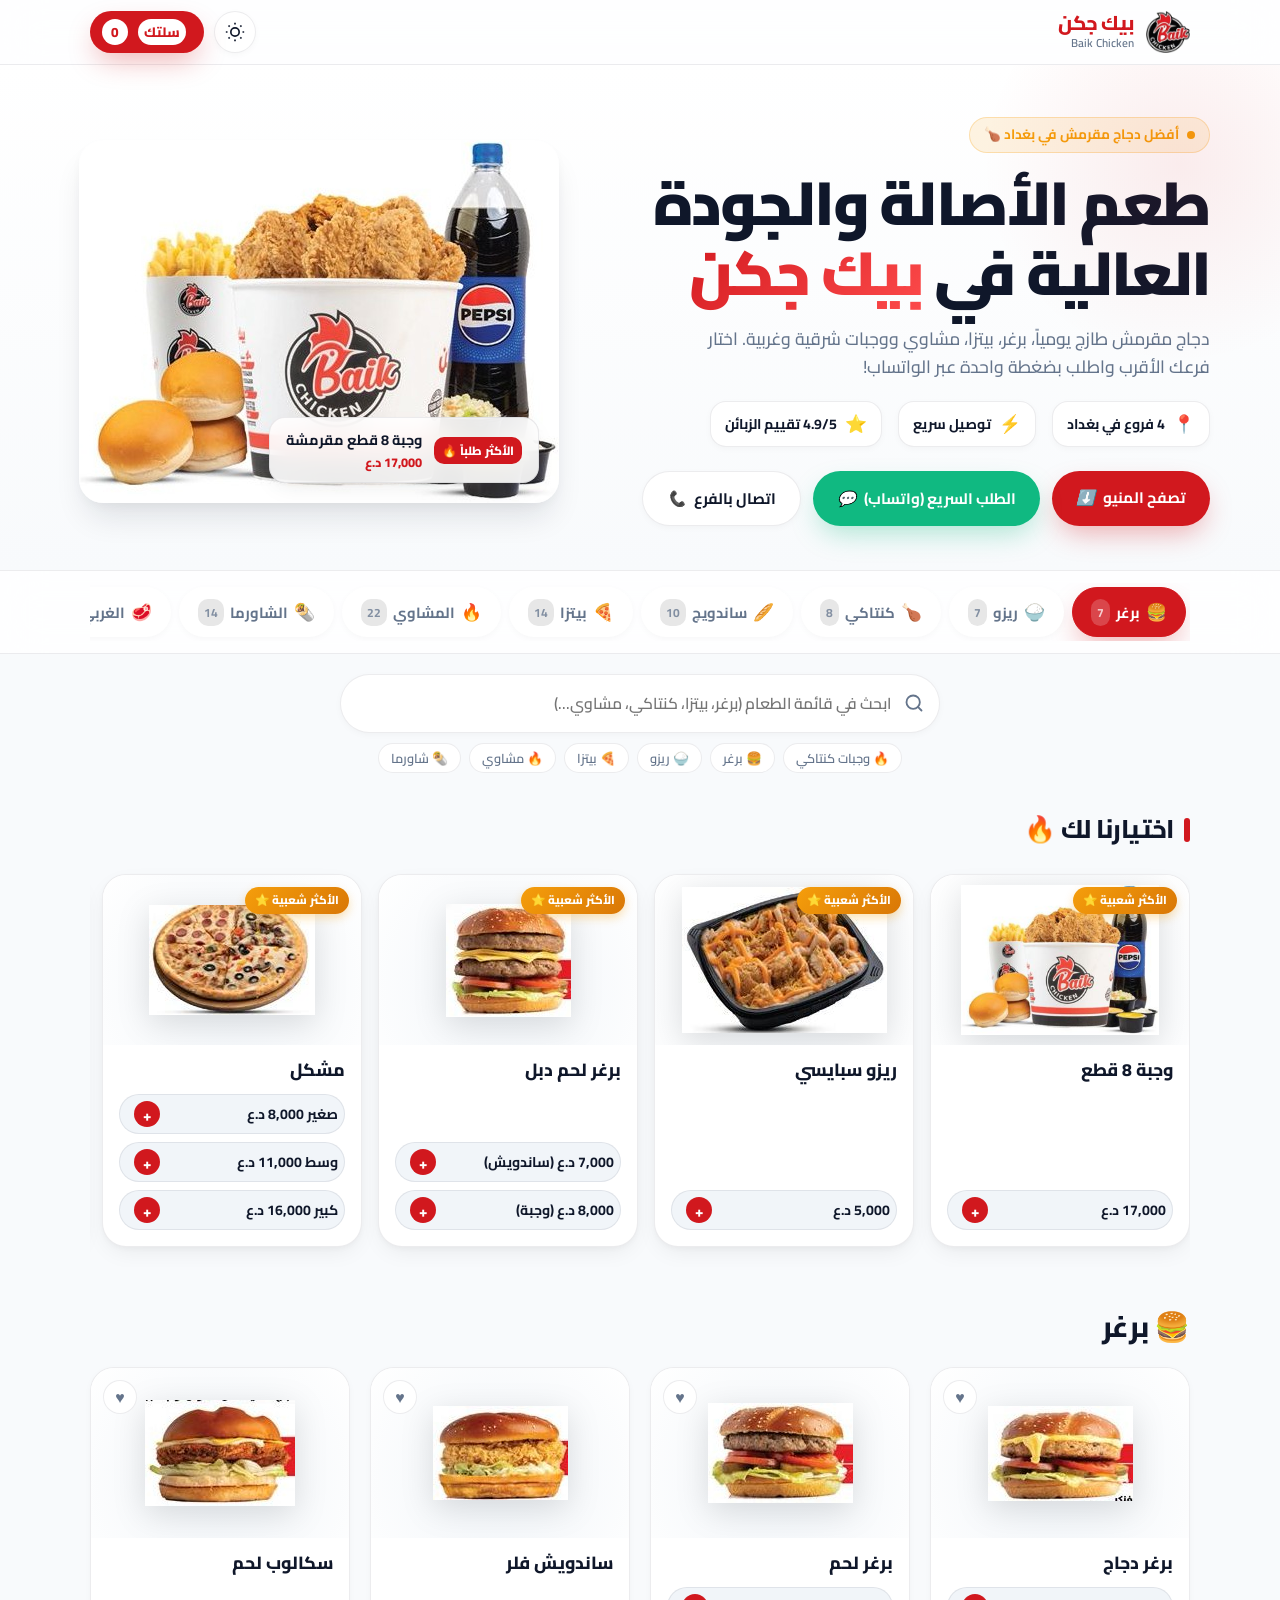
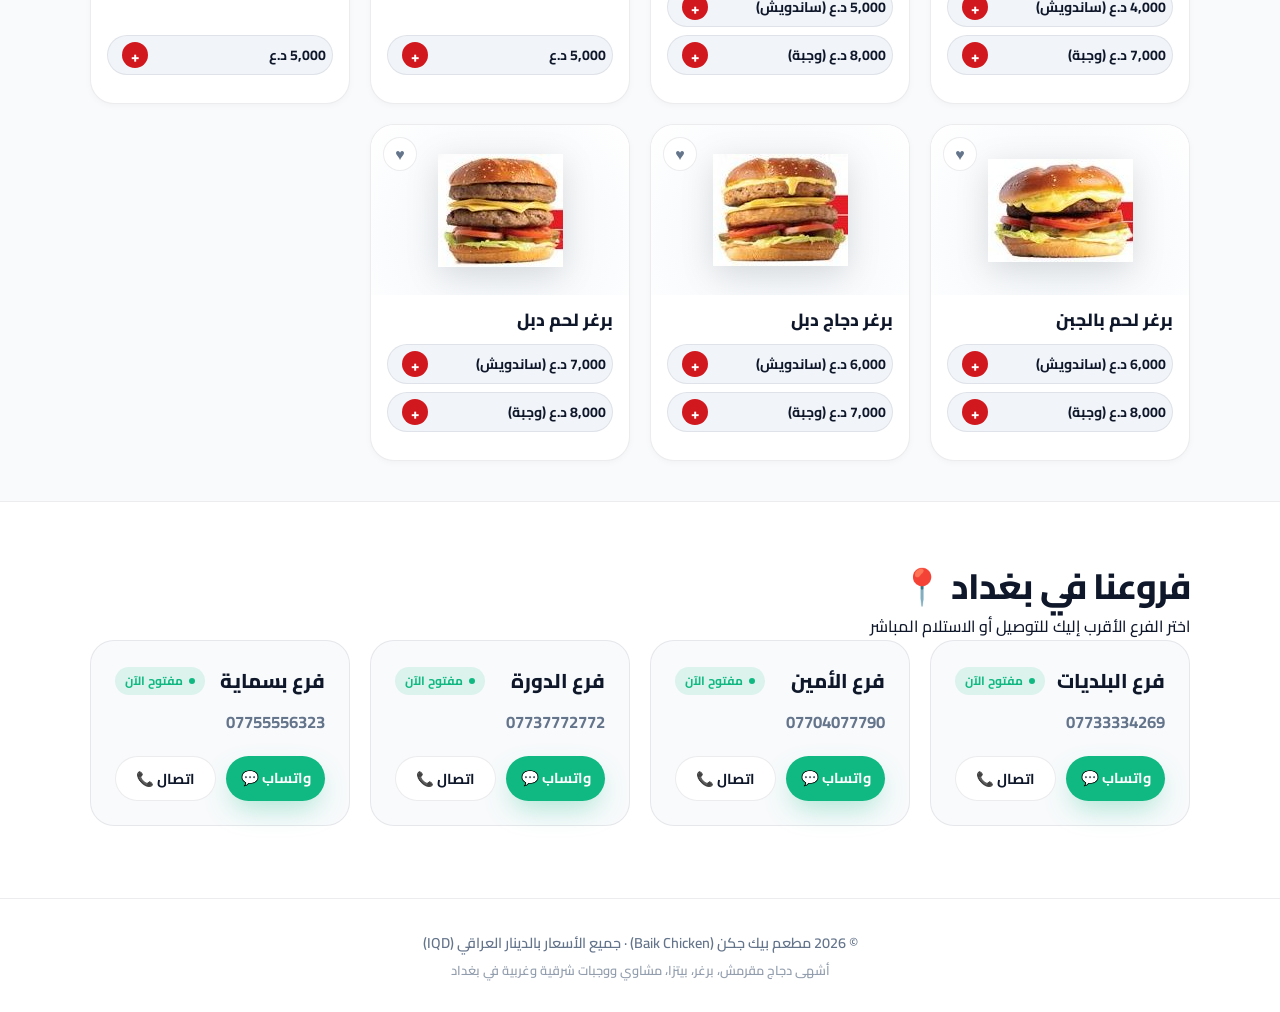
<file: index.html>
<!DOCTYPE html>
<html lang="ar" dir="rtl" data-theme="light">
<head>
  <meta charset="utf-8">
  <meta name="viewport" content="width=device-width, initial-scale=1, viewport-fit=cover">
  <title>بيك جكن | Baik Chicken - أشهى دجاج مقرمش في بغداد</title>
  <meta name="description" content="مطعم بيك جكن في بغداد - دجاج مقرمش، برغر، بيتزا، مشاوي ووجبات شرقية وغربية. اطلب عبر الواتساب من أقرب فرع إليك (البلديات، الأمين، الدورة، بسماية).">
  <meta name="theme-color" content="#d1181e">

  <!-- Fonts -->
  <link rel="preconnect" href="https://fonts.googleapis.com">
  <link rel="preconnect" href="https://fonts.gstatic.com" crossorigin>
  <link href="https://fonts.googleapis.com/css2?family=Cairo:wght@400;500;600;700;800;900&family=IBM+Plex+Sans+Arabic:wght@400;500;600;700&display=swap" rel="stylesheet">

  <!-- Stylesheet -->
  <link rel="stylesheet" href="css/style.css">
</head>
<body>
  <div id="toast-container" class="toast-container"></div>

  <script src="js/logo.js"></script>
  <script src="js/template.js"></script>
  <script src="js/data.js"></script>
  <script src="js/app.js"></script>
</body>
</html>
</file>
<file: css/style.css>
/* ==========================================================================
   Baik Chicken - Modern Premium UI Design System
   ========================================================================== */

:root {
  /* Color Palette - Light Theme */
  --bg-primary: #f8fafc;
  --bg-secondary: #ffffff;
  --bg-tertiary: #f1f5f9;
  --bg-glass: rgba(255, 255, 255, 0.82);
  --bg-glass-card: rgba(255, 255, 255, 0.9);

  --text-main: #0f172a;
  --text-muted: #64748b;
  --text-light: #94a3b8;

  --brand-red: #d1181e;
  --brand-red-hover: #b91217;
  --brand-red-light: rgba(209, 24, 30, 0.08);
  --brand-red-glow: rgba(209, 24, 30, 0.25);

  --accent-gold: #f59e0b;
  --accent-gold-light: rgba(245, 158, 11, 0.12);
  --accent-green: #10b981;
  --accent-green-hover: #059669;
  --accent-green-light: rgba(16, 185, 129, 0.12);

  --border-subtle: rgba(15, 23, 42, 0.08);
  --border-strong: rgba(15, 23, 42, 0.15);

  --shadow-sm: 0 2px 8px -2px rgba(0, 0, 0, 0.05);
  --shadow-md: 0 8px 24px -6px rgba(0, 0, 0, 0.08), 0 2px 6px -1px rgba(0, 0, 0, 0.04);
  --shadow-lg: 0 20px 32px -8px rgba(15, 23, 42, 0.12), 0 4px 12px -2px rgba(0, 0, 0, 0.04);
  --shadow-red: 0 12px 28px -6px rgba(209, 24, 30, 0.35);
  --shadow-green: 0 12px 28px -6px rgba(16, 185, 129, 0.35);

  --radius-sm: 10px;
  --radius-md: 16px;
  --radius-lg: 24px;
  --radius-full: 9999px;

  --font-family: 'Cairo', 'IBM Plex Sans Arabic', -apple-system, BlinkMacSystemFont, sans-serif;
  --ease-bounce: cubic-bezier(0.34, 1.56, 0.64, 1);
  --ease-smooth: cubic-bezier(0.16, 1, 0.3, 1);

  color-scheme: light;
}

/* Dark Theme Overrides */
[data-theme="dark"] {
  --bg-primary: #0b0f17;
  --bg-secondary: #161e2e;
  --bg-tertiary: #1f293d;
  --bg-glass: rgba(22, 30, 46, 0.85);
  --bg-glass-card: rgba(26, 36, 56, 0.95);

  --text-main: #f8fafc;
  --text-muted: #94a3b8;
  --text-light: #64748b;

  --border-subtle: rgba(255, 255, 255, 0.08);
  --border-strong: rgba(255, 255, 255, 0.18);

  --shadow-sm: 0 2px 8px -2px rgba(0, 0, 0, 0.4);
  --shadow-md: 0 8px 24px -6px rgba(0, 0, 0, 0.5);
  --shadow-lg: 0 20px 32px -8px rgba(0, 0, 0, 0.6);

  color-scheme: dark;
}

/* Reset & Base Styles */
*, *::before, *::after {
  box-sizing: border-box;
  margin: 0;
  padding: 0;
  -webkit-tap-highlight-color: transparent;
}

html {
  scroll-behavior: smooth;
  scroll-padding-top: 130px;
  font-size: 16px;
}

body {
  background-color: var(--bg-primary);
  color: var(--text-main);
  font-family: var(--font-family);
  font-weight: 500;
  line-height: 1.6;
  -webkit-font-smoothing: antialiased;
  -moz-osx-font-smoothing: grayscale;
  overflow-x: hidden;
  min-height: 100vh;
  transition: background-color 0.3s ease, color 0.3s ease;
}

/* Utility Classes */
.glass {
  background: var(--bg-glass);
  backdrop-filter: saturate(180%) blur(20px);
  -webkit-backdrop-filter: saturate(180%) blur(20px);
}

.container {
  max-width: 1140px;
  margin: 0 auto;
  padding: 0 20px;
}

button, input, select, textarea {
  font-family: inherit;
  font-size: inherit;
  color: inherit;
}

/* Preloader Screen */
#s0 {
  position: fixed;
  inset: 0;
  z-index: 1000;
  background: var(--bg-primary);
  display: flex;
  flex-direction: column;
  align-items: center;
  justify-content: center;
  gap: 16px;
  transition: opacity 0.6s var(--ease-smooth), visibility 0.6s;
}

#s0 .preloader-content {
  display: flex;
  flex-direction: column;
  align-items: center;
  animation: pulseScale 1.8s ease-in-out infinite;
}

#s0 img.lg {
  width: 140px;
  height: auto;
  filter: drop-shadow(0 10px 20px rgba(209, 24, 30, 0.2));
}

#s0 .spinner {
  width: 36px;
  height: 36px;
  border: 3px solid var(--border-subtle);
  border-top-color: var(--brand-red);
  border-radius: 50%;
  animation: spin 0.8s linear infinite;
  margin-top: 10px;
}

#s0.out {
  opacity: 0;
  visibility: hidden;
  pointer-events: none;
}

@keyframes spin {
  to { transform: rotate(360deg); }
}

@keyframes pulseScale {
  0%, 100% { transform: scale(1); }
  50% { transform: scale(1.05); }
}

/* Top Sticky Header */
.top {
  position: sticky;
  top: 0;
  z-index: 90;
  padding-top: env(safe-area-inset-top, 0px);
  border-bottom: 1px solid var(--border-subtle);
  transition: background-color 0.3s, border-color 0.3s;
}

.tb {
  display: flex;
  align-items: center;
  justify-content: space-between;
  height: 64px;
  gap: 12px;
}

.tb-brand {
  display: flex;
  align-items: center;
  gap: 12px;
  text-decoration: none;
  color: var(--text-main);
}

.tb-brand img.lg {
  height: 42px;
  width: auto;
  object-fit: contain;
}

.tb-brand-text {
  display: flex;
  flex-direction: column;
}

.tb-brand-text b {
  font-size: 1.25rem;
  font-weight: 800;
  line-height: 1.1;
  color: var(--brand-red);
  letter-spacing: -0.02em;
}

.tb-brand-text span {
  font-size: 0.72rem;
  color: var(--text-muted);
  font-weight: 600;
}

.tb-actions {
  display: flex;
  align-items: center;
  gap: 10px;
  margin-inline-start: auto;
}

.icon-btn {
  width: 42px;
  height: 42px;
  border-radius: var(--radius-full);
  border: 1px solid var(--border-subtle);
  background: var(--bg-secondary);
  color: var(--text-main);
  display: flex;
  align-items: center;
  justify-content: center;
  cursor: pointer;
  transition: all 0.25s var(--ease-smooth);
  box-shadow: var(--shadow-sm);
}

.icon-btn:hover {
  background: var(--bg-tertiary);
  transform: translateY(-1px);
}

.cbtn {
  background: var(--brand-red);
  color: #ffffff;
  border: 0;
  border-radius: var(--radius-full);
  padding: 8px 18px 8px 12px;
  font-weight: 700;
  font-size: 0.95rem;
  cursor: pointer;
  display: flex;
  gap: 10px;
  align-items: center;
  box-shadow: var(--shadow-red);
  transition: transform 0.3s var(--ease-bounce), background-color 0.2s;
}

.cbtn:hover {
  background: var(--brand-red-hover);
  transform: translateY(-2px);
}

.cbtn:active {
  transform: scale(0.95);
}

.cbtn span {
  background: #ffffff;
  color: var(--brand-red);
  border-radius: var(--radius-full);
  min-width: 26px;
  height: 26px;
  padding: 0 6px;
  display: grid;
  place-items: center;
  font-size: 0.85rem;
  font-weight: 800;
}

.cbtn.bump {
  animation: bump 0.5s var(--ease-bounce);
}

@keyframes bump {
  0% { transform: scale(1); }
  40% { transform: scale(1.15); }
  100% { transform: scale(1); }
}

/* Hero Section */
.hero {
  background: linear-gradient(180deg, var(--bg-secondary) 0%, var(--bg-primary) 100%);
  padding: 32px 0 24px;
  position: relative;
  overflow: hidden;
  border-bottom: 1px solid var(--border-subtle);
}

.hero::before {
  content: '';
  position: absolute;
  top: -100px;
  right: -100px;
  width: 400px;
  height: 400px;
  border-radius: 50%;
  background: radial-gradient(circle, var(--brand-red-light) 0%, transparent 70%);
  pointer-events: none;
}

.hw {
  display: grid;
  gap: 32px;
  align-items: center;
}

@media (min-width: 860px) {
  .hw {
    grid-template-columns: 1.1fr 0.9fr;
    padding: 20px 0;
  }
}

.ht {
  display: flex;
  flex-direction: column;
  gap: 16px;
}

.hero-badge {
  display: inline-flex;
  align-items: center;
  gap: 8px;
  background: var(--accent-gold-light);
  color: var(--accent-gold);
  border: 1px solid rgba(245, 158, 11, 0.25);
  padding: 6px 14px;
  border-radius: var(--radius-full);
  font-size: 0.85rem;
  font-weight: 700;
  width: fit-content;
}

.hero-badge .pulse-dot {
  width: 8px;
  height: 8px;
  background: var(--accent-gold);
  border-radius: 50%;
  animation: pulseDot 1.5s infinite;
}

@keyframes pulseDot {
  0% { transform: scale(0.95); box-shadow: 0 0 0 0 rgba(245, 158, 11, 0.7); }
  70% { transform: scale(1); box-shadow: 0 0 0 8px rgba(245, 158, 11, 0); }
  100% { transform: scale(0.95); box-shadow: 0 0 0 0 rgba(245, 158, 11, 0); }
}

h1 {
  font-size: clamp(2.2rem, 6vw, 3.8rem);
  font-weight: 900;
  letter-spacing: -0.03em;
  line-height: 1.15;
  color: var(--text-main);
}

h1 span.highlight {
  color: var(--brand-red);
  background: linear-gradient(135deg, var(--brand-red) 0%, #ff4d4d 100%);
  -webkit-background-clip: text;
  -webkit-text-fill-color: transparent;
}

.hw p {
  color: var(--text-muted);
  font-size: 1.1rem;
  line-height: 1.6;
  max-width: 520px;
}

/* Stats Pill Bar */
.hero-stats {
  display: flex;
  flex-wrap: wrap;
  gap: 16px;
  margin-top: 4px;
}

.stat-item {
  display: flex;
  align-items: center;
  gap: 8px;
  background: var(--bg-secondary);
  border: 1px solid var(--border-subtle);
  padding: 8px 14px;
  border-radius: var(--radius-md);
  font-size: 0.88rem;
  font-weight: 700;
  box-shadow: var(--shadow-sm);
}

.stat-item i {
  font-style: normal;
  font-size: 1.1rem;
}

.hb {
  display: flex;
  gap: 12px;
  flex-wrap: wrap;
  margin-top: 8px;
}

.btn {
  display: inline-flex;
  align-items: center;
  justify-content: center;
  gap: 8px;
  padding: 12px 24px;
  border-radius: var(--radius-full);
  font-weight: 700;
  font-size: 0.95rem;
  text-decoration: none;
  border: none;
  cursor: pointer;
  transition: all 0.3s var(--ease-bounce);
}

.btn-primary {
  background: var(--brand-red);
  color: #ffffff;
  box-shadow: var(--shadow-red);
}

.btn-primary:hover {
  background: var(--brand-red-hover);
  transform: translateY(-2px);
}

.btn-whatsapp {
  background: var(--accent-green);
  color: #ffffff;
  box-shadow: var(--shadow-green);
}

.btn-whatsapp:hover {
  background: var(--accent-green-hover);
  transform: translateY(-2px);
}

.btn-glass {
  background: var(--bg-secondary);
  color: var(--text-main);
  border: 1px solid var(--border-subtle);
  box-shadow: var(--shadow-sm);
}

.btn-glass:hover {
  background: var(--bg-tertiary);
  transform: translateY(-2px);
}

.btn:active {
  transform: scale(0.96);
}

/* Hero Image Container */
.hi {
  position: relative;
  display: flex;
  align-items: center;
  justify-content: center;
}

.hi-wrapper {
  position: relative;
  width: 100%;
  max-width: 480px;
  border-radius: var(--radius-lg);
  overflow: hidden;
  box-shadow: var(--shadow-lg);
  background: radial-gradient(circle at 50% 50%, rgba(209, 24, 30, 0.1) 0%, transparent 70%);
}

.hp {
  width: 100%;
  height: auto;
  display: block;
  object-fit: cover;
  transition: transform 0.8s var(--ease-smooth);
}

.hi-wrapper:hover .hp {
  transform: scale(1.05);
}

.hero-float-card {
  position: absolute;
  bottom: 20px;
  right: 20px;
  background: var(--bg-glass-card);
  backdrop-filter: blur(12px);
  border: 1px solid var(--border-subtle);
  padding: 10px 16px;
  border-radius: var(--radius-md);
  box-shadow: var(--shadow-md);
  display: flex;
  align-items: center;
  gap: 12px;
  animation: floatAnim 4s ease-in-out infinite;
}

@keyframes floatAnim {
  0%, 100% { transform: translateY(0); }
  50% { transform: translateY(-8px); }
}

.hero-float-card .badge {
  background: var(--brand-red);
  color: #fff;
  font-size: 0.75rem;
  font-weight: 800;
  padding: 4px 8px;
  border-radius: var(--radius-sm);
}

.hero-float-card .info {
  display: flex;
  flex-direction: column;
}

.hero-float-card .info b {
  font-size: 0.9rem;
  font-weight: 700;
}

.hero-float-card .info span {
  font-size: 0.8rem;
  color: var(--brand-red);
  font-weight: 800;
}

/* Category Navigation (Sticky) */
.nv {
  position: sticky;
  top: calc(env(safe-area-inset-top, 0px) + 64px);
  z-index: 80;
  padding: 12px 0;
  border-bottom: 1px solid var(--border-subtle);
  transition: background-color 0.3s;
}

.seg-wrapper {
  position: relative;
  display: flex;
  align-items: center;
}

.seg {
  position: relative;
  display: flex;
  gap: 8px;
  overflow-x: auto;
  padding: 4px;
  scrollbar-width: none;
  -ms-overflow-style: none;
  scroll-behavior: smooth;
  width: 100%;
}

.seg::-webkit-scrollbar {
  display: none;
}

.seg button {
  position: relative;
  z-index: 1;
  flex: none;
  border: 1px solid transparent;
  background: var(--bg-secondary);
  padding: 8px 18px;
  border-radius: var(--radius-full);
  font-weight: 700;
  font-size: 0.92rem;
  color: var(--text-muted);
  cursor: pointer;
  white-space: nowrap;
  display: flex;
  align-items: center;
  gap: 6px;
  box-shadow: var(--shadow-sm);
  transition: all 0.25s var(--ease-smooth);
}

.seg button:hover {
  color: var(--text-main);
  background: var(--bg-tertiary);
}

.seg button.on {
  color: #ffffff;
  background: var(--brand-red);
  border-color: var(--brand-red);
  box-shadow: var(--shadow-red);
}

.seg button i {
  font-style: normal;
  font-size: 1.05rem;
}

.seg button span.cnt {
  font-size: 0.75rem;
  opacity: 0.8;
  background: rgba(0, 0, 0, 0.12);
  padding: 2px 6px;
  border-radius: 10px;
}

.seg button.on span.cnt {
  background: rgba(255, 255, 255, 0.25);
  color: #ffffff;
}

/* Search Box */
.sr-section {
  padding: 20px 0 8px;
}

.sr {
  position: relative;
  max-width: 600px;
  margin: 0 auto;
}

.sr input {
  width: 100%;
  border: 1px solid var(--border-subtle);
  background: var(--bg-secondary);
  color: var(--text-main);
  border-radius: var(--radius-full);
  padding: 14px 48px 14px 44px;
  font-size: 0.98rem;
  font-weight: 600;
  outline: none;
  box-shadow: var(--shadow-sm);
  transition: all 0.3s var(--ease-smooth);
}

.sr input:focus {
  background: var(--bg-secondary);
  border-color: var(--brand-red);
  box-shadow: 0 0 0 4px var(--brand-red-glow), var(--shadow-md);
}

.sr svg.search-icon {
  position: absolute;
  inset-inline-start: 16px;
  top: 50%;
  transform: translateY(-50%);
  width: 20px;
  height: 20px;
  color: var(--text-muted);
  pointer-events: none;
}

.sr-clear {
  position: absolute;
  inset-inline-end: 14px;
  top: 50%;
  transform: translateY(-50%);
  width: 24px;
  height: 24px;
  border-radius: 50%;
  border: none;
  background: var(--bg-tertiary);
  color: var(--text-muted);
  display: none;
  align-items: center;
  justify-content: center;
  cursor: pointer;
  font-size: 0.8rem;
}

.sr-clear.show {
  display: flex;
}

.sr-tags {
  display: flex;
  gap: 8px;
  justify-content: center;
  flex-wrap: wrap;
  margin-top: 10px;
}

.sr-tag {
  background: var(--bg-secondary);
  border: 1px solid var(--border-subtle);
  color: var(--text-muted);
  font-size: 0.8rem;
  font-weight: 600;
  padding: 4px 12px;
  border-radius: var(--radius-full);
  cursor: pointer;
  transition: all 0.2s;
}

.sr-tag:hover {
  border-color: var(--brand-red);
  color: var(--brand-red);
}

/* Featured Section / Carousel ("اختيارنا لك") */
.fea-container {
  margin: 28px 0 36px;
}

.section-title-wrap {
  display: flex;
  align-items: center;
  justify-content: space-between;
  margin-bottom: 16px;
}

.fh {
  font-size: 1.6rem;
  font-weight: 800;
  letter-spacing: -0.02em;
  color: var(--text-main);
  display: flex;
  align-items: center;
  gap: 10px;
}

.fh::before {
  content: '';
  display: inline-block;
  width: 6px;
  height: 24px;
  background: var(--brand-red);
  border-radius: 4px;
}

.bsw {
  display: flex;
  gap: 16px;
  overflow-x: auto;
  scroll-snap-type: x mandatory;
  padding: 8px 4px 20px;
  scrollbar-width: none;
}

.bsw::-webkit-scrollbar {
  display: none;
}

.bs {
  flex: 0 0 clamp(220px, 60vw, 260px);
  scroll-snap-align: start;
  background: var(--bg-secondary);
  border: 1px solid var(--border-subtle);
  border-radius: var(--radius-lg);
  overflow: hidden;
  box-shadow: var(--shadow-md);
  display: flex;
  flex-direction: column;
  transition: transform 0.3s var(--ease-smooth), box-shadow 0.3s;
  position: relative;
}

.bs:hover {
  transform: translateY(-4px);
  box-shadow: var(--shadow-lg);
}

.bs .featured-badge {
  position: absolute;
  top: 12px;
  inset-inline-start: 12px;
  z-index: 2;
  background: linear-gradient(135deg, #f59e0b, #d97706);
  color: #fff;
  font-size: 0.72rem;
  font-weight: 800;
  padding: 4px 10px;
  border-radius: var(--radius-full);
  box-shadow: 0 4px 10px rgba(245, 158, 11, 0.3);
}

/* Main Food Grid & Cards */
main {
  padding-bottom: 80px;
}

.sec {
  display: none;
}

.sec.on {
  display: block;
}

.sec-header {
  margin-bottom: 18px;
}

.sec h2 {
  font-size: 1.8rem;
  font-weight: 800;
  color: var(--text-main);
  letter-spacing: -0.01em;
}

.note {
  color: var(--text-muted);
  font-size: 0.95rem;
  margin-top: 2px;
}

.grid {
  display: grid;
  grid-template-columns: repeat(auto-fill, minmax(250px, 1fr));
  gap: 20px;
  margin-top: 16px;
}

.c {
  background: var(--bg-secondary);
  border: 1px solid var(--border-subtle);
  border-radius: var(--radius-lg);
  overflow: hidden;
  box-shadow: var(--shadow-sm);
  display: flex;
  flex-direction: column;
  transition: transform 0.3s var(--ease-bounce), box-shadow 0.3s, border-color 0.3s;
  position: relative;
}

.c.rv {
  opacity: 0;
  transform: translateY(20px) scale(0.97);
  transition: opacity 0.5s var(--ease-smooth), transform 0.5s var(--ease-smooth);
}

.c.rv.in {
  opacity: 1;
  transform: none;
}

.c:hover {
  transform: translateY(-6px);
  box-shadow: var(--shadow-lg);
  border-color: rgba(209, 24, 30, 0.2);
}

/* Favorite Heart Toggle */
.fav-btn {
  position: absolute;
  top: 12px;
  inset-inline-end: 12px;
  z-index: 5;
  width: 34px;
  height: 34px;
  border-radius: 50%;
  border: 1px solid var(--border-subtle);
  background: var(--bg-glass-card);
  backdrop-filter: blur(8px);
  color: var(--text-muted);
  display: flex;
  align-items: center;
  justify-content: center;
  cursor: pointer;
  transition: all 0.25s var(--ease-bounce);
}

.fav-btn:hover {
  transform: scale(1.1);
  color: var(--brand-red);
}

.fav-btn.active {
  color: var(--brand-red);
  background: rgba(209, 24, 30, 0.12);
  border-color: var(--brand-red);
}

/* Image Container */
.im {
  height: 170px;
  background: radial-gradient(circle at 50% 65%, var(--bg-tertiary) 0%, var(--bg-secondary) 100%);
  display: flex;
  align-items: center;
  justify-content: center;
  overflow: hidden;
  position: relative;
  padding: 12px;
}

.im img {
  max-height: 150px;
  max-width: 90%;
  object-fit: contain;
  filter: drop-shadow(0 8px 16px rgba(0, 0, 0, 0.12));
  transition: transform 0.5s var(--ease-smooth);
}

.c:hover .im img, .bs:hover .im img {
  transform: scale(1.08) translateY(-4px);
}

.mono {
  font-size: 2.5rem;
  font-weight: 800;
  color: var(--text-light);
  opacity: 0.5;
}

.c-body {
  padding: 14px 16px 16px;
  display: flex;
  flex-direction: column;
  flex: 1;
  gap: 12px;
}

.c b, .bs b {
  font-weight: 800;
  font-size: 1.1rem;
  color: var(--text-main);
  line-height: 1.3;
}

/* Pricing Chips / Add Buttons */
.p {
  display: flex;
  flex-direction: column;
  gap: 8px;
  margin-top: auto;
}

.chip-group {
  display: flex;
  flex-wrap: wrap;
  gap: 8px;
}

.chip {
  display: inline-flex;
  align-items: center;
  justify-content: space-between;
  gap: 8px;
  border: 1px solid var(--border-subtle);
  background: var(--bg-tertiary);
  color: var(--text-main);
  border-radius: var(--radius-full);
  padding: 6px 6px 6px 14px;
  font-weight: 700;
  font-size: 0.88rem;
  cursor: pointer;
  width: 100%;
  transition: all 0.25s var(--ease-smooth);
}

.chip:hover {
  background: var(--brand-red-light);
  border-color: var(--brand-red);
  color: var(--brand-red);
}

.chip:active {
  transform: scale(0.97);
}

.chip i.add-icon {
  font-style: normal;
  width: 26px;
  height: 26px;
  border-radius: 50%;
  background: var(--brand-red);
  color: #ffffff;
  display: grid;
  place-items: center;
  font-size: 0.95rem;
  font-weight: 800;
  transition: background-color 0.2s, transform 0.3s var(--ease-bounce);
  flex-shrink: 0;
}

.chip:hover i.add-icon {
  transform: rotate(90deg);
}

.chip.ok i.add-icon {
  background: var(--accent-green);
}

.chip.off {
  color: var(--text-muted);
  padding: 8px 14px;
  cursor: default;
  background: var(--bg-tertiary);
  border-color: transparent;
  justify-content: center;
}

/* In-Card Active Quantity Control */
.card-qty-control {
  display: flex;
  align-items: center;
  justify-content: space-between;
  background: var(--brand-red-light);
  border: 1px solid var(--brand-red);
  border-radius: var(--radius-full);
  padding: 4px 6px;
  margin-top: 4px;
}

.card-qty-control span {
  font-size: 0.82rem;
  font-weight: 800;
  color: var(--brand-red);
}

.card-qty-btn {
  width: 26px;
  height: 26px;
  border-radius: 50%;
  border: none;
  background: var(--brand-red);
  color: #fff;
  font-weight: 800;
  cursor: pointer;
  display: grid;
  place-items: center;
  transition: transform 0.2s;
}

.card-qty-btn:active {
  transform: scale(0.85);
}

/* Floating Cart Bottom Dock */
.floating-cart-dock {
  position: fixed;
  bottom: 20px;
  left: 50%;
  transform: translateX(-50%) translateY(100px);
  z-index: 95;
  width: calc(100% - 32px);
  max-width: 500px;
  background: var(--text-main);
  color: #ffffff;
  border-radius: var(--radius-full);
  padding: 10px 14px 10px 20px;
  display: flex;
  align-items: center;
  justify-content: space-between;
  box-shadow: 0 16px 36px -6px rgba(0, 0, 0, 0.35);
  opacity: 0;
  visibility: hidden;
  transition: all 0.4s var(--ease-bounce);
}

.floating-cart-dock.show {
  transform: translateX(-50%) translateY(0);
  opacity: 1;
  visibility: visible;
}

.dock-info {
  display: flex;
  align-items: center;
  gap: 12px;
}

.dock-badge {
  position: relative;
  width: 40px;
  height: 40px;
  background: var(--brand-red);
  border-radius: 50%;
  display: grid;
  place-items: center;
  font-size: 1.2rem;
}

.dock-badge span {
  position: absolute;
  top: -4px;
  inset-inline-end: -4px;
  background: #ffffff;
  color: var(--brand-red);
  font-size: 0.75rem;
  font-weight: 800;
  min-width: 20px;
  height: 20px;
  border-radius: 10px;
  display: grid;
  place-items: center;
  padding: 0 4px;
  box-shadow: 0 2px 6px rgba(0, 0, 0, 0.2);
}

.dock-text {
  display: flex;
  flex-direction: column;
}

.dock-text b {
  font-size: 1.05rem;
  font-weight: 800;
}

.dock-text small {
  font-size: 0.78rem;
  opacity: 0.8;
}

.dock-action-btn {
  background: var(--brand-red);
  color: #ffffff;
  border: none;
  border-radius: var(--radius-full);
  padding: 10px 20px;
  font-weight: 800;
  font-size: 0.92rem;
  cursor: pointer;
  display: flex;
  align-items: center;
  gap: 8px;
  box-shadow: var(--shadow-red);
  transition: transform 0.2s, background-color 0.2s;
}

.dock-action-btn:hover {
  background: var(--brand-red-hover);
}

.dock-action-btn:active {
  transform: scale(0.95);
}

/* Branches Section */
.br {
  background: var(--bg-secondary);
  border-top: 1px solid var(--border-subtle);
  padding: 56px 0 72px;
  margin-top: 40px;
}

.br h2 {
  font-size: 2.2rem;
  font-weight: 800;
  letter-spacing: -0.02em;
}

.br > p {
  color: var(--text-muted);
  margin-bottom: 24px;
}

.bg {
  display: grid;
  grid-template-columns: repeat(auto-fit, minmax(240px, 1fr));
  gap: 20px;
}

.bc {
  background: var(--bg-primary);
  border: 1px solid var(--border-subtle);
  border-radius: var(--radius-lg);
  padding: 24px;
  display: flex;
  flex-direction: column;
  gap: 12px;
  transition: transform 0.3s var(--ease-smooth), box-shadow 0.3s;
}

.bc:hover {
  transform: translateY(-4px);
  box-shadow: var(--shadow-md);
}

.bc-header {
  display: flex;
  align-items: center;
  justify-content: space-between;
}

.bc h3 {
  font-size: 1.25rem;
  font-weight: 800;
}

.status-badge {
  display: inline-flex;
  align-items: center;
  gap: 6px;
  font-size: 0.75rem;
  font-weight: 700;
  color: var(--accent-green);
  background: var(--accent-green-light);
  padding: 4px 10px;
  border-radius: var(--radius-full);
}

.status-badge::before {
  content: '';
  width: 6px;
  height: 6px;
  background: var(--accent-green);
  border-radius: 50%;
}

.bc .n {
  color: var(--text-muted);
  font-weight: 700;
  direction: ltr;
  text-align: right;
  font-size: 1.05rem;
}

.bc .bb {
  display: flex;
  gap: 10px;
  margin-top: 8px;
}

.bc a {
  flex: 1;
  text-align: center;
  padding: 10px;
  border-radius: var(--radius-full);
  font-weight: 700;
  text-decoration: none;
  font-size: 0.9rem;
  transition: transform 0.2s, background-color 0.2s;
}

.bc a:active {
  transform: scale(0.95);
}

.bc .w {
  background: var(--accent-green);
  color: #ffffff;
  box-shadow: var(--shadow-green);
}

.bc .t {
  background: var(--bg-secondary);
  color: var(--text-main);
  border: 1px solid var(--border-subtle);
}

/* Modals & Sheet Overlay */
.sh {
  position: fixed;
  inset: 0;
  z-index: 200;
  background: rgba(15, 23, 42, 0.6);
  backdrop-filter: blur(12px);
  -webkit-backdrop-filter: blur(12px);
  display: flex;
  align-items: flex-end;
  justify-content: center;
  opacity: 0;
  visibility: hidden;
  transition: opacity 0.35s var(--ease-smooth), visibility 0.35s;
}

.sh.open {
  opacity: 1;
  visibility: visible;
}

.sp {
  background: var(--bg-secondary);
  color: var(--text-main);
  width: 100%;
  max-width: 520px;
  border-radius: 30px 30px 0 0;
  padding: 24px 20px calc(env(safe-area-inset-bottom, 0px) + 24px);
  max-height: 88vh;
  overflow-y: auto;
  display: flex;
  flex-direction: column;
  gap: 16px;
  transform: translateY(100%);
  transition: transform 0.45s var(--ease-smooth);
  box-shadow: 0 -10px 40px rgba(0, 0, 0, 0.2);
}

.sh.open .sp {
  transform: translateY(0);
}

@media (min-width: 640px) {
  .sh {
    align-items: center;
    padding: 20px;
  }
  .sp {
    border-radius: 28px;
    transform: scale(0.92) translateY(20px);
  }
  .sh.open .sp {
    transform: scale(1) translateY(0);
  }
}

.sph {
  display: flex;
  justify-content: space-between;
  align-items: center;
  padding-bottom: 12px;
  border-bottom: 1px solid var(--border-subtle);
}

.sph h3 {
  font-size: 1.4rem;
  font-weight: 800;
}

#x, #px {
  width: 34px;
  height: 34px;
  border-radius: 50%;
  border: none;
  background: var(--bg-tertiary);
  color: var(--text-muted);
  cursor: pointer;
  display: grid;
  place-items: center;
  font-weight: 700;
  font-size: 1rem;
  transition: all 0.2s;
}

#x:hover, #px:hover {
  background: var(--brand-red-light);
  color: var(--brand-red);
}

/* Cart Items inside Modal */
.cart-items-list {
  display: flex;
  flex-direction: column;
  gap: 12px;
  max-height: 240px;
  overflow-y: auto;
  padding-inline-end: 4px;
}

.ln {
  display: grid;
  grid-template-columns: 1fr auto auto;
  gap: 12px;
  align-items: center;
  padding: 12px;
  background: var(--bg-primary);
  border: 1px solid var(--border-subtle);
  border-radius: var(--radius-md);
}

.ln-title {
  display: flex;
  flex-direction: column;
}

.ln-title b {
  font-size: 0.95rem;
  font-weight: 700;
}

.ln-title small {
  color: var(--text-muted);
  font-size: 0.8rem;
}

.qt {
  display: flex;
  align-items: center;
  gap: 8px;
  background: var(--bg-secondary);
  border: 1px solid var(--border-subtle);
  padding: 3px 8px;
  border-radius: var(--radius-full);
}

.qt button {
  width: 26px;
  height: 26px;
  border-radius: 50%;
  border: none;
  background: var(--bg-tertiary);
  color: var(--text-main);
  cursor: pointer;
  font-weight: 800;
  font-size: 0.95rem;
  display: grid;
  place-items: center;
  transition: background-color 0.2s;
}

.qt button:hover {
  background: var(--brand-red);
  color: #fff;
}

.qt b {
  font-size: 0.95rem;
  min-width: 18px;
  text-align: center;
}

.ln em {
  font-style: normal;
  font-weight: 800;
  font-size: 0.95rem;
  color: var(--brand-red);
  min-width: 80px;
  text-align: end;
}

.tot {
  display: flex;
  justify-content: space-between;
  align-items: center;
  padding: 14px 18px;
  background: var(--bg-tertiary);
  border-radius: var(--radius-md);
  font-size: 1.2rem;
  font-weight: 800;
}

.tot b {
  color: var(--brand-red);
}

.sp h4 {
  font-size: 0.92rem;
  color: var(--text-muted);
  font-weight: 800;
  margin-top: 6px;
  text-transform: uppercase;
  letter-spacing: 0.05em;
}

/* Branch & Option Selector */
.bl {
  display: grid;
  grid-template-columns: 1fr 1fr;
  gap: 10px;
}

.bo, .ty label {
  border: 1.5px solid var(--border-subtle);
  border-radius: var(--radius-md);
  padding: 12px;
  cursor: pointer;
  display: flex;
  flex-direction: column;
  background: var(--bg-primary);
  transition: all 0.25s var(--ease-smooth);
}

.bo b {
  font-size: 0.95rem;
  font-weight: 700;
}

.bo small {
  color: var(--text-muted);
  direction: ltr;
  text-align: right;
  font-size: 0.82rem;
  margin-top: 2px;
}

.bo input, .ty input {
  display: none;
}

.bo:has(input:checked), .ty label:has(input:checked) {
  border-color: var(--brand-red);
  background: var(--brand-red-light);
  box-shadow: 0 0 0 1px var(--brand-red);
}

.bl.need {
  animation: needShake 0.6s var(--ease-bounce);
}

@keyframes needShake {
  0%, 100% { transform: translateX(0); }
  25% { transform: translateX(-6px); }
  75% { transform: translateX(6px); }
}

.ty {
  display: flex;
  gap: 10px;
}

.ty label {
  flex: 1;
  text-align: center;
  font-weight: 700;
  font-size: 0.92rem;
}

/* Modal Inputs */
.sp input[type="text"] {
  border: 1.5px solid var(--border-subtle);
  background: var(--bg-primary);
  color: var(--text-main);
  border-radius: var(--radius-md);
  padding: 12px 16px;
  outline: none;
  font-size: 0.95rem;
  font-weight: 600;
  transition: border-color 0.2s;
}

.sp input[type="text"]:focus {
  border-color: var(--brand-red);
}

.send {
  background: var(--accent-green);
  color: #ffffff;
  text-align: center;
  font-weight: 800;
  font-size: 1rem;
  padding: 14px;
  border-radius: var(--radius-full);
  text-decoration: none;
  box-shadow: var(--shadow-green);
  display: flex;
  align-items: center;
  justify-content: center;
  gap: 8px;
  transition: transform 0.2s, background-color 0.2s, opacity 0.2s;
  cursor: pointer;
}

.send:active {
  transform: scale(0.97);
}

.send.off {
  background: var(--bg-tertiary);
  color: var(--text-muted);
  box-shadow: none;
  cursor: not-allowed;
}

.clr {
  background: none;
  border: none;
  color: var(--text-muted);
  cursor: pointer;
  font-size: 0.88rem;
  font-weight: 600;
  text-align: center;
  padding: 6px;
  transition: color 0.2s;
}

.clr:hover {
  color: var(--brand-red);
}

/* Branch List in Direct Modal */
.pl {
  display: grid;
  gap: 10px;
  margin-top: 8px;
}

.pr2 {
  display: flex;
  justify-content: space-between;
  align-items: center;
  padding: 14px 18px;
  border-radius: var(--radius-md);
  background: var(--bg-primary);
  border: 1px solid var(--border-subtle);
  text-decoration: none;
  color: var(--text-main);
  font-weight: 700;
  transition: all 0.25s var(--ease-smooth);
}

.pr2:hover {
  border-color: var(--brand-red);
  transform: translateX(-4px);
  background: var(--brand-red-light);
}

.pr2 small {
  color: var(--text-muted);
  direction: ltr;
  font-weight: 600;
}

/* Footer */
footer {
  text-align: center;
  color: var(--text-muted);
  padding: 32px 20px calc(env(safe-area-inset-bottom, 0px) + 32px);
  font-size: 0.9rem;
  font-weight: 600;
  background: var(--bg-secondary);
  border-top: 1px solid var(--border-subtle);
}

/* Toast Notifications */
.toast-container {
  position: fixed;
  top: 80px;
  inset-inline-start: 20px;
  z-index: 300;
  display: flex;
  flex-direction: column;
  gap: 10px;
  pointer-events: none;
}

.toast {
  background: var(--bg-glass-card);
  backdrop-filter: blur(12px);
  border: 1px solid var(--border-subtle);
  color: var(--text-main);
  padding: 12px 18px;
  border-radius: var(--radius-full);
  box-shadow: var(--shadow-lg);
  font-size: 0.9rem;
  font-weight: 700;
  display: flex;
  align-items: center;
  gap: 10px;
  transform: translateX(-50px);
  opacity: 0;
  transition: all 0.35s var(--ease-bounce);
  pointer-events: auto;
}

.toast.show {
  transform: translateX(0);
  opacity: 1;
}

.toast i {
  font-style: normal;
  font-size: 1.1rem;
}

/* Animations & Responsive Tweaks */
@media (prefers-reduced-motion: reduce) {
  *, *::before, *::after {
    animation: none !important;
    transition: none !important;
  }
}

@media (max-width: 600px) {
  .tb-brand-text span {
    display: none;
  }
  .grid {
    grid-template-columns: repeat(auto-fill, minmax(160px, 1fr));
    gap: 12px;
  }
  .im {
    height: 130px;
  }
  .im img {
    max-height: 110px;
  }
  .c-body {
    padding: 10px;
    gap: 8px;
  }
  .c b {
    font-size: 0.95rem;
  }
  .chip {
    padding: 4px 4px 4px 10px;
    font-size: 0.8rem;
  }
  .chip i.add-icon {
    width: 22px;
    height: 22px;
    font-size: 0.8rem;
  }
}
</file>
